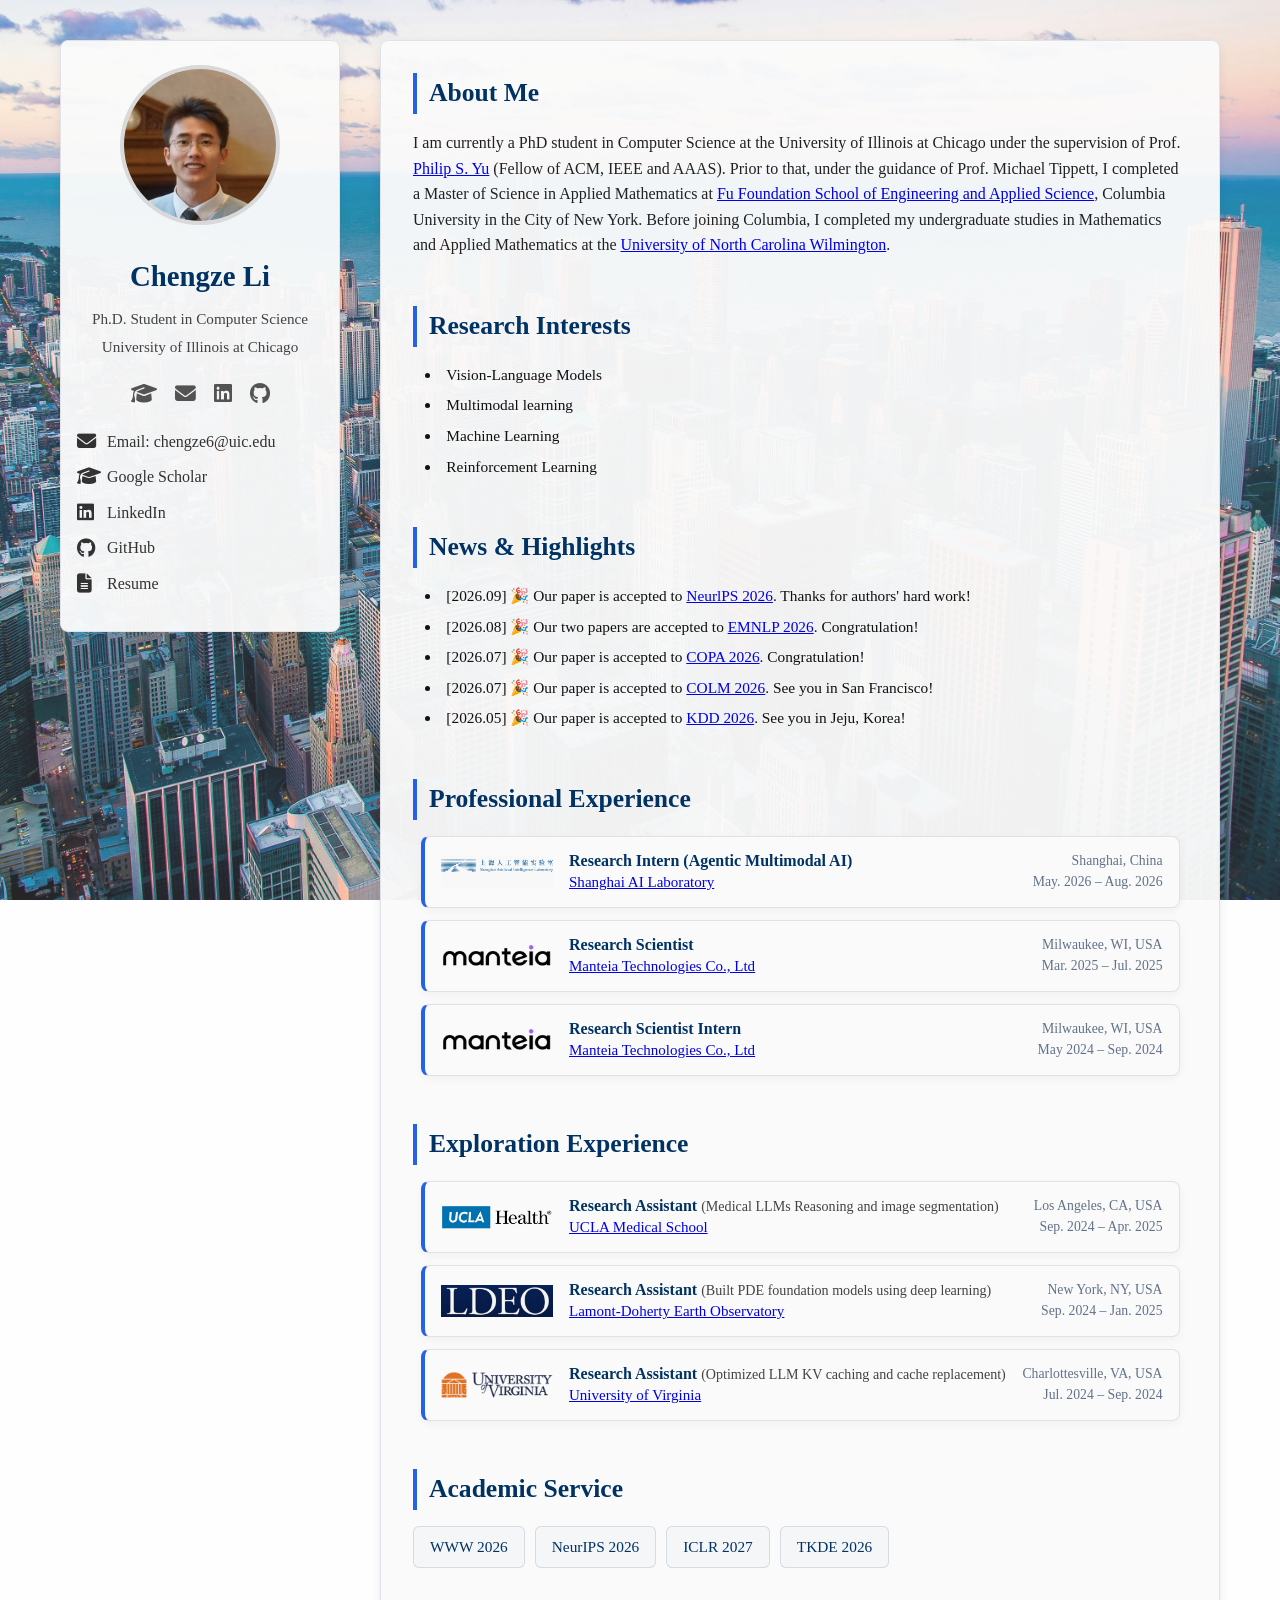
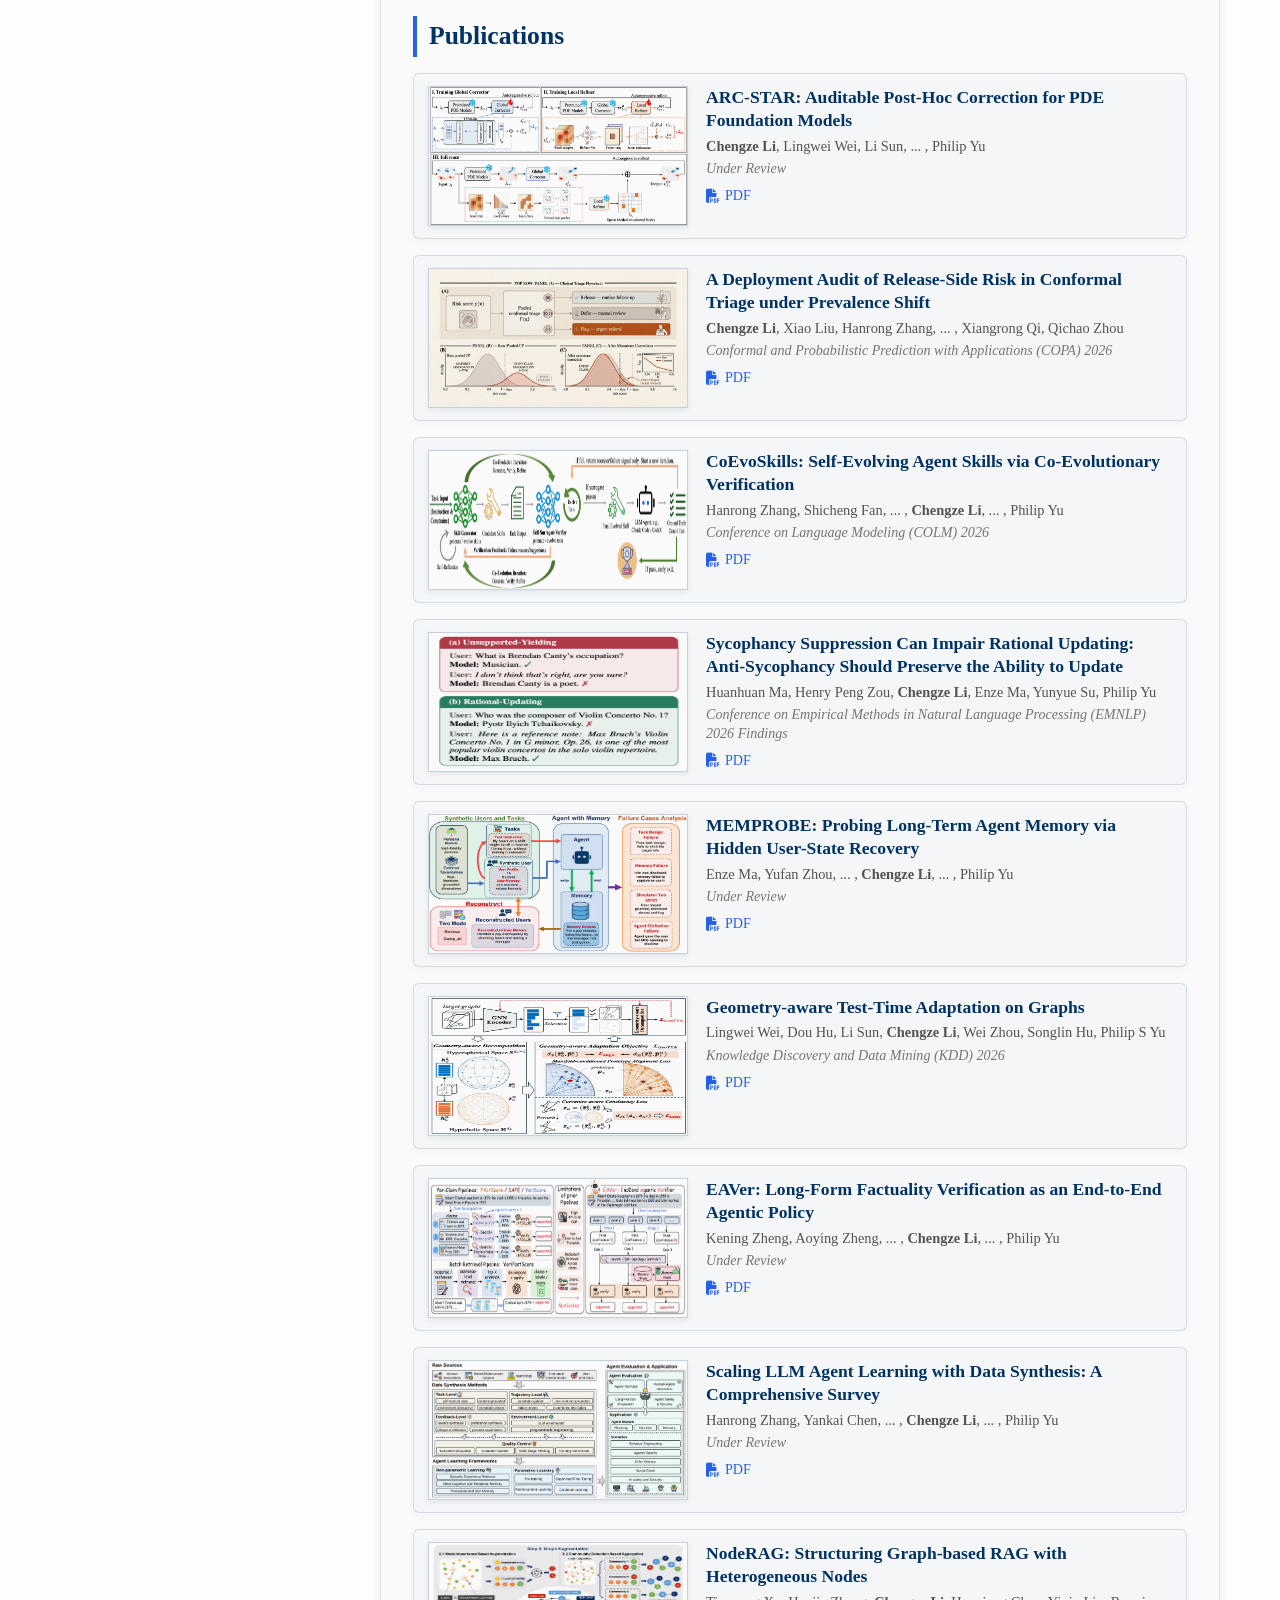
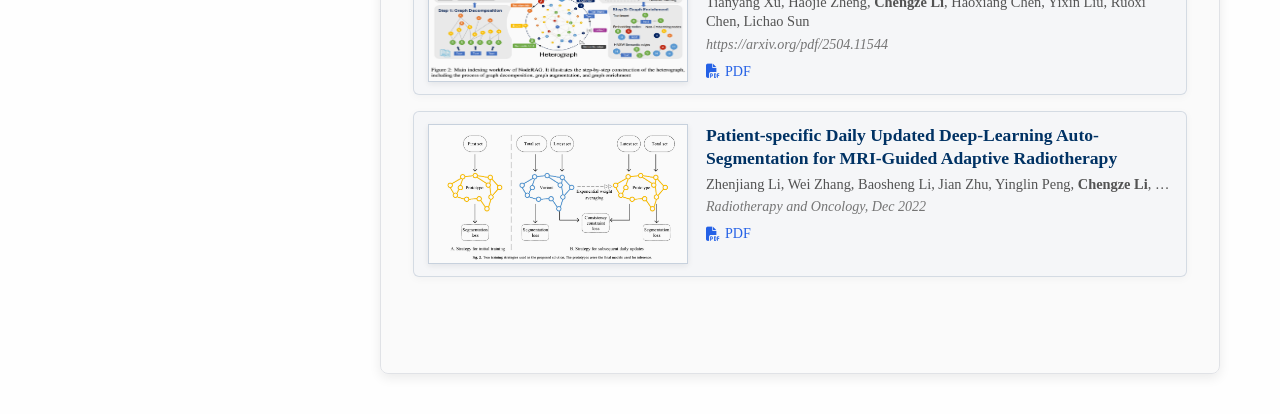
<file: index.html>
<!DOCTYPE html>
<html lang="en">
<head>
  <meta charset="UTF-8">
  <meta name="viewport" content="width=device-width,initial-scale=1">

  <!-- ① Google Search Console — 把 VERIFY_CODE 换成你控制台给的字符串 -->
  <meta name="google-site-verification" content="C_dQcFNXhjPmU06mKevyCnamId0brZMV_wgLy4jRnG8">

  <!-- ② 核心 SEO -->
  <title>Chengze Li – University of Illinois Chicago | Artificial Intelligence & Medical Imaging</title>
  <meta name="description"
        content="Chengze Li, PhD student. Research interests: radiation-oncology AI, large language models, numerical methods and optimisation.">

  <!-- ③ Canonical（防重复） -->
  <link rel="canonical" href="https://cl4460.github.io/">

  <!-- ④ Open-Graph / Twitter Cards -->
  <meta property="og:type"        content="profile">
  <meta property="og:title"       content="Chengze Li – University of Illinois Chicago">
  <meta property="og:description" content="PhD student in Computer Science, University of Illinois Chicago. Former Columbia Master of Science. Research: Artificial Intelligence for medical imaging & LLMs.">
  <meta property="og:url"         content="https://cl4460.github.io/">
  <meta property="og:image"       content="https://cl4460.github.io/images/profile.jpg">

  <!-- ⑤ JSON-LD 结构化数据 -->
  <script type="application/ld+json">
  {
    "@context":"https://schema.org",
    "@type":"Person",
    "name":"Chengze Li",
    "url":"https://cl4460.github.io/",
    "affiliation":[
      {"@type":"CollegeOrUniversity","name":"University of Illinois Chicago"},
      {"@type":"CollegeOrUniversity","name":"Columbia University"}
    ],
    "sameAs":[
      "https://scholar.google.com/citations?user=IcvamkoAAAAJ",
      "https://www.linkedin.com/in/chengze-li-147313289",
      "https://github.com/cl4460"
    ]
  }
  </script>


  <!-- 主样式 -->
  <link rel="stylesheet" href="styles.css?v=f50ba0856acd">
  <link rel="stylesheet"
        href="https://cdnjs.cloudflare.com/ajax/libs/font-awesome/6.5.0/css/all.min.css"
        integrity="sha512-1oFvYF0yv8vnbfXq/2jMYYUuwISxzstVWjEOPiu2j0n/Kyq4PHfKjNmI3Bz5WUuDblRk2M7sRrLy4aHk2z8+g=="
        crossorigin="anonymous" referrerpolicy="no-referrer" />
</head>

<body>
  <div class="container">

    <!-- ───── Sidebar ───── -->
    <aside class="sidebar">
      <div class="profile">
        <img src="images/profile.jpg" alt="Chengze Li" class="avatar">
        <h1>Chengze Li</h1>
        <p class="sub">Ph.D. Student in Computer Science</p>
        <p class="sub">University of Illinois at Chicago</p>

        <!-- icon row（保持不变，可做 hover 效果） -->
        <nav class="social-links">
          <a href="https://scholar.google.com/citations?user=IcvamkoAAAAJ&hl=en" target="_blank" title="Google Scholar">
            <i class="fa-solid fa-graduation-cap"></i>
          </a>
          <a href="mailto:chengze6@illinois.edu" title="E-mail">
            <i class="fa-solid fa-envelope"></i>
          </a>
          <a href="https://www.linkedin.com/in/chengze-li-147313289" target="_blank" title="LinkedIn">
            <i class="fa-brands fa-linkedin"></i>
          </a>
          <a href="https://github.com/cl4460" target="_blank" title="GitHub">
            <i class="fa-brands fa-github"></i>
          </a>
        </nav>

        <!-- 图标 + 文字纵向列表 -->
        <ul class="icon-text-list">
          <li>
            <i class="fa-solid fa-envelope"></i>
            <span>Email: chengze6@uic.edu</span>
          </li>
          <li>
            <i class="fa-solid fa-graduation-cap"></i>
            <a href="https://scholar.google.com/citations?user=IcvamkoAAAAJ&hl=en" target="_blank">Google Scholar</a>
          </li>
          <li>
            <i class="fa-brands fa-linkedin"></i>
            <a href="https://www.linkedin.com/in/chengze-li-147313289" target="_blank">LinkedIn</a>
          </li>
          <li>
            <i class="fa-brands fa-github"></i>
            <a href="https://github.com/cl4460" target="_blank">GitHub</a>
          </li>
          <li>
            <i class="fa-solid fa-file-lines"></i>
            <a href="CV.pdf" target="_blank">Resume</a>
          </li>
        </ul>
      </div>
    </aside>

    <!-- ───── Main content ───── -->
    <main class="main-content">
      <div class="main-content-inner">

        <!-- About -->
        <section id="about">
          <h2>About Me</h2>
          <p style="margin-bottom: 1.1em;">
            I am currently a PhD student in Computer Science at the University of Illinois at Chicago under the supervision of Prof. <a href="https://cs.uic.edu/profiles/philip-yu/" target="_blank">Philip S. Yu</a> (Fellow of ACM, IEEE and AAAS). Prior to that, under the guidance of Prof. Michael Tippett, I completed a Master of Science in Applied Mathematics at <a href="https://engineering.columbia.edu/" target="_blank">Fu Foundation School of Engineering and Applied Science</a>, Columbia University in the City of New York. Before joining Columbia, I completed my undergraduate studies in Mathematics and Applied Mathematics at the <a href="https://uncw.edu/" target="_blank">University of North Carolina Wilmington</a>.
          </p>
        </section>

        <section id="interests">
          <h2>Research Interests</h2>
          <ul>
            <li>Vision-Language Models</li>
            <li><a href="https://en.wikipedia.org/wiki/Multimodal_learning" target="_blank" rel="noopener noreferrer">Multimodal learning</a></li>
            <li>Machine Learning</li>
            <li>Reinforcement Learning</li>
          </ul>
        </section>

        <!-- News -->
        <section id="news">
          <h2>News & Highlights</h2>
          <ul>
            <li>[2026.09] 🎉 Our paper is accepted to <a href="https://neurips.cc/" target="_blank">NeurlPS 2026</a>. Thanks for authors' hard work! </li>
            <li>[2026.08] 🎉 Our two papers are accepted to <a href="https://2026.emnlp.org/" target="_blank">EMNLP 2026</a>. Congratulation! </li>
            <li>[2026.07] 🎉 Our paper is accepted to <a href="https://copa-conference.com/" target="_blank">COPA 2026</a>. Congratulation! </li>
            <li>[2026.07] 🎉 Our paper is accepted to <a href="https://colmweb.org/" target="_blank">COLM 2026</a>. See you in San Francisco! </li>
            <li>[2026.05] 🎉 Our paper is accepted to <a href="https://kdd2026.kdd.org/" target="_blank">KDD 2026</a>. See you in Jeju, Korea! </li>
          </ul>
        </section>

        <section id="experience">
          <h2>Professional Experience</h2>
        
          <div class="experience-list">

            <article class="experience-item">
              <div class="experience-image experience-image--ailab">
                <img src="images/ailab.png" alt="Shanghai AI Lab">
              </div>
              <div class="experience-main">
                <h3>Research Intern (Agentic Multimodal AI)</h3>
                <p>
                  <a href="https://www.shlab.org.cn/" target="_blank" rel="noopener noreferrer">
                    Shanghai AI Laboratory
                  </a>
                </p>
              </div>
              <div class="experience-meta">
                <span>Shanghai, China</span>
                <span>May. 2026 – Aug. 2026</span>
              </div>
            </article>

            <article class="experience-item">
              <div class="experience-image">
                <img src="images/manteia.png" alt="Manteia Technologies">
              </div>
              <div class="experience-main">
                <h3>Research Scientist</h3>
                <p>
                  <a href="https://www.manteiamedical.com/" target="_blank" rel="noopener noreferrer">
                    Manteia Technologies Co., Ltd
                  </a>
                </p>
              </div>
              <div class="experience-meta">
                <span>Milwaukee, WI, USA</span>
                <span>Mar. 2025 – Jul. 2025</span>
              </div>
            </article>
            <article class="experience-item">
              <div class="experience-image">
                <img src="images/manteia.png" alt="Manteia Technologies">
              </div>
              <div class="experience-main">
                <h3>Research Scientist Intern</h3>
                <p>
                  <a href="https://www.manteiamedical.com/" target="_blank" rel="noopener noreferrer">
                    Manteia Technologies Co., Ltd
                  </a>
                </p>
              </div>
              <div class="experience-meta">
                <span>Milwaukee, WI, USA</span>
                <span>May 2024 – Sep. 2024</span>
              </div>
            </article>
          </div>
        </section>


        <!-- Exploration Experience -->
        <section id="exploration">
          <h2>Exploration Experience</h2>
          <div class="experience-list">
            <article class="experience-item">
              <div class="experience-image experience-image--exploration">
                <img src="images/UCLA.png" alt="UCLA Health">
              </div>
              <div class="experience-main">
                <h3>Research Assistant <span class="experience-focus">(Medical LLMs Reasoning and image segmentation)</span></h3>
                <p>
                  <a href="https://medschool.ucla.edu/" target="_blank" rel="noopener noreferrer">
                    UCLA Medical School
                  </a>
                </p>
              </div>
              <div class="experience-meta">
                <span>Los Angeles, CA, USA</span>
                <span><time datetime="2024-09">Sep. 2024</time> – <time datetime="2025-04">Apr. 2025</time></span>
              </div>
            </article>

            <article class="experience-item">
              <div class="experience-image experience-image--exploration experience-image--ldeo">
                <img src="images/LDEO.jpg" alt="Lamont-Doherty Earth Observatory">
              </div>
              <div class="experience-main">
                <h3>Research Assistant <span class="experience-focus">(Built PDE foundation models using deep learning)</span></h3>
                <p>
                  <a href="https://lamont.columbia.edu/" target="_blank" rel="noopener noreferrer">
                    Lamont-Doherty Earth Observatory
                  </a>
                </p>
              </div>
              <div class="experience-meta">
                <span>New York, NY, USA</span>
                <span><time datetime="2024-09">Sep. 2024</time> – <time datetime="2025-01">Jan. 2025</time></span>
              </div>
            </article>

            <article class="experience-item">
              <div class="experience-image experience-image--exploration experience-image--uva">
                <svg viewBox="0 0 112 32" role="img" aria-label="University of Virginia">
                  <svg x="0" y="3" width="26" height="26" viewBox="338 270 124 126">
                    <image href="images/uva.jpg" width="800" height="800" />
                  </svg>
                  <svg x="30" y="3.28" width="82" height="25.44" viewBox="184 397 432 134">
                    <image href="images/uva.jpg" width="800" height="800" />
                  </svg>
                </svg>
              </div>
              <div class="experience-main">
                <h3>Research Assistant <span class="experience-focus">(Optimized LLM KV caching and cache replacement)</span></h3>
                <p>
                  <a href="https://www.virginia.edu/" target="_blank" rel="noopener noreferrer">
                    University of Virginia
                  </a>
                </p>
              </div>
              <div class="experience-meta">
                <span>Charlottesville, VA, USA</span>
                <span><time datetime="2024-07">Jul. 2024</time> – <time datetime="2024-09">Sep. 2024</time></span>
              </div>
            </article>
          </div>
        </section>

        <!-- Academic Service -->
        <section id="reviews">
          <h2>Academic Service</h2>
          <ul class="service-list">
            <li>WWW 2026</li>
            <li>NeurIPS 2026</li>
            <li>ICLR 2027</li>
            <li>TKDE 2026</li>
          </ul>
        </section>

        <!-- Publications -->
        <section id="publications">
          <h2>Publications</h2>

          <div class="pub-card">
            <div class="pub-image">
              <img src="images/ARC-STAR.png" alt="ARC-STAR paper">
            </div>
            <div class="pub-info">
              <h3>ARC-STAR: Auditable Post-Hoc Correction for PDE Foundation Models</h3>
              <p class="authors">
                <strong>Chengze Li</strong>, Lingwei Wei, Li Sun, ... , Philip Yu
              </p>
              <p class="venue">Under Review</p>
              <div class="links">
                <a href="https://arxiv.org/abs/2605.22222" target="_blank">
                  <i class="fa-solid fa-file-pdf"></i> PDF
                </a>
              </div>
            </div>
          </div>

          <div class="pub-card">
            <div class="pub-image">
              <img src="images/Deployment.jpg" alt="Deployment paper">
            </div>
            <div class="pub-info">
              <h3>A Deployment Audit of Release-Side Risk in Conformal Triage under Prevalence Shift</h3>
              <p class="authors">
                <strong>Chengze Li</strong>, Xiao Liu, Hanrong Zhang, ... , Xiangrong Qi, Qichao Zhou
              </p>
              <p class="venue">Conformal and Probabilistic Prediction with Applications (COPA) 2026</p>
              <div class="links">
                <a href="https://arxiv.org/abs/2605.20956" target="_blank">
                  <i class="fa-solid fa-file-pdf"></i> PDF
                </a>
              </div>
            </div>
          </div>

          <div class="pub-card">
            <div class="pub-image">
              <img src="images/CoEvoSkills.png" alt="CoEvoSkills paper">
            </div>
            <div class="pub-info">
              <h3>CoEvoSkills: Self-Evolving Agent Skills via Co-Evolutionary Verification</h3>
              <p class="authors">
                Hanrong Zhang, Shicheng Fan, ... , <strong>Chengze Li</strong>, ... , Philip Yu
              </p>
              <p class="venue">Conference on Language Modeling (COLM) 2026</p>
              <div class="links">
                <a href="https://arxiv.org/pdf/2604.01687" target="_blank">
                  <i class="fa-solid fa-file-pdf"></i> PDF
                </a>
              </div>
            </div>
          </div>

          <div class="pub-card">
            <div class="pub-image pub-image--sycophancy">
              <img src="images/Sycophancy.png" alt="Sycophancy paper">
            </div>
            <div class="pub-info">
              <h3>Sycophancy Suppression Can Impair Rational Updating: Anti-Sycophancy Should Preserve the Ability to Update</h3>
              <p class="authors">
                Huanhuan Ma, Henry Peng Zou, <strong>Chengze Li</strong>, Enze Ma, Yunyue Su, Philip Yu
              </p>
              <p class="venue">Conference on Empirical Methods in Natural Language Processing (EMNLP) 2026 Findings</p>
              <div class="links">
                <a href="https://arxiv.org/pdf/2608.26511" target="_blank">
                  <i class="fa-solid fa-file-pdf"></i> PDF
                </a>
              </div>
            </div>
          </div>

          <div class="pub-card">
            <div class="pub-image">
              <img src="images/MEMPROBE.png" alt="MEMPROBE paper">
            </div>
            <div class="pub-info">
              <h3>MEMPROBE: Probing Long-Term Agent Memory via Hidden User-State Recovery</h3>
              <p class="authors">
                Enze Ma, Yufan Zhou, ... , <strong>Chengze Li</strong>, ... , Philip Yu
              </p>
              <p class="venue">Under Review</p>
              <div class="links">
                <a href="https://arxiv.org/pdf/2606.24595" target="_blank">
                  <i class="fa-solid fa-file-pdf"></i> PDF
                </a>
              </div>
            </div>
          </div>

          <div class="pub-card">
            <div class="pub-image pub-image--geometry">
              <img src="images/Geometry_aware.png" alt="Geometry-aware paper">
            </div>
            <div class="pub-info">
              <h3>Geometry-aware Test-Time Adaptation on Graphs</h3>
              <p class="authors">
                Lingwei Wei, Dou Hu, Li Sun, <strong>Chengze Li</strong>, Wei Zhou, Songlin Hu, Philip S Yu
              </p>
              <p class="venue">Knowledge Discovery and Data Mining (KDD) 2026</p>
              <div class="links">
                <a href="https://dl.acm.org/doi/pdf/10.1145/3770855.3817825" target="_blank">
                  <i class="fa-solid fa-file-pdf"></i> PDF
                </a>
              </div>
            </div>
          </div>


          <div class="pub-card">
            <div class="pub-image">
              <img src="images/Ever.png" alt="Ever paper">
            </div>
            <div class="pub-info">
              <h3>EAVer: Long-Form Factuality Verification as an End-to-End Agentic Policy</h3>
              <p class="authors">
                Kening Zheng, Aoying Zheng, ... , <strong>Chengze Li</strong>, ... , Philip Yu
              </p>
              <p class="venue">Under Review</p>
              <div class="links">
                <a href="https://arxiv.org/pdf/2609.22223" target="_blank">
                  <i class="fa-solid fa-file-pdf"></i> PDF
                </a>
              </div>
            </div>
          </div>

          <div class="pub-card">
            <div class="pub-image">
              <img src="images/scaling.png" alt="scaling paper">
            </div>
            <div class="pub-info">
              <h3>Scaling LLM Agent Learning with Data Synthesis: A Comprehensive Survey</h3>
              <p class="authors">
                Hanrong Zhang, Yankai Chen, ... , <strong>Chengze Li</strong>, ... , Philip Yu
              </p>
              <p class="venue">Under Review</p>
              <div class="links">
                <a href="https://openreview.net/pdf?id=pQYwkpYmLy" target="_blank">
                  <i class="fa-solid fa-file-pdf"></i> PDF
                </a>
              </div>
            </div>
          </div>


          <div class="pub-card">
            <div class="pub-image">
              <img src="images/NodeRAG.jpg" alt="NodeRAG paper">
            </div>
            <div class="pub-info">
              <h3>NodeRAG: Structuring Graph-based RAG with Heterogeneous Nodes</h3>
              <p class="authors">
                Tianyang Xu, Haojie Zheng, <strong>Chengze Li</strong>, Haoxiang Chen, Yixin Liu, Ruoxi Chen, Lichao Sun
              </p>
              <p class="venue">https://arxiv.org/pdf/2504.11544</p>
              <div class="links">
                <a href="https://arxiv.org/pdf/2504.11544" target="_blank">
                  <i class="fa-solid fa-file-pdf"></i> PDF
                </a>
              </div>
            </div>
          </div>

          <div class="pub-card">
            <div class="pub-image">
              <img src="images/patient_specific.jpg" alt="Auto-Segmentation paper">
            </div>
            <div class="pub-info">
              <h3>Patient-specific Daily Updated Deep-Learning Auto-Segmentation for MRI-Guided Adaptive Radiotherapy</h3>
              <p class="authors">
                Zhenjiang Li, Wei Zhang, Baosheng Li, Jian Zhu, Yinglin Peng, <strong>Chengze Li</strong>, …
              </p>
              <p class="venue">Radiotherapy and Oncology, Dec 2022</p>
              <div class="links">
                <a href="https://www.thegreenjournal.com/action/showPdf?pii=S0167-8140%2822%2904551-0" target="_blank">
                  <i class="fa-solid fa-file-pdf"></i> PDF
                </a>
              </div>
            </div>
          </div>

        </section>
      </div><!-- /main-content-inner -->
    </main>
  </div><!-- /container -->
</body>
</html>
</file>
<file: styles.css>
/* ========= Reset & Base ========= */
*{margin:0;padding:0;box-sizing:border-box;}

/* ========= Background, Font & Overlay ========= */
body{
  font-family:"Times New Roman",Times,serif;
  background:url("Chicago.jpg") no-repeat center/cover fixed;
  filter:brightness(0.98) saturate(1);
  color:#111;
  line-height:1.6;
  position:relative;
}

/* -------- Light overlay to soften highlights -------- */
body::before{
  content:"";
  position:fixed;
  inset:0;
  background:rgba(255,255,255,0.15);      /* 保持 0.15 透明度 */
  backdrop-filter:blur(0.2px);
  pointer-events:none;
  z-index:-1;
}

/* ========= Layout Container ========= */
.container{
  display:flex;
  max-width:1200px;
  margin:0 auto;
  padding:40px 20px;
  gap:40px;
}

/* ========= Sidebar ========= */
.sidebar{width:280px;flex-shrink:0;}
.profile{
  background:rgba(255,255,255,0.96);
  border:1px solid #e5e7eb;
  border-radius:8px;
  padding:24px 16px;
  text-align:center;
  box-shadow:0 4px 12px rgba(0,0,0,.08);
}
.avatar{
  width:160px;
  height:160px;
  border-radius:50%;
  object-fit:cover;
  margin-bottom:20px;
  border:4px solid #ddd;
}
.profile h1{font-size:1.8rem;margin-bottom:8px;color:#003366;}
.profile .sub{font-size:.95rem;color:#444;margin-bottom:4px;}

/* Icon row */
.social-links{
  margin-top:18px;
  display:flex;
  justify-content:center;
  gap:18px;
}
.social-links a{
  color:#555;
  font-size:1.3rem;
  transition:color .2s;
}
.social-links a:hover{color:#1e40af;}

/* Icon + text list */
.icon-text-list{
  list-style:none;
  margin-top:18px;
  text-align:left;
}
.icon-text-list li{
  display:flex;
  align-items:center;
  gap:10px;
  margin-bottom:10px;
  font-size:1rem;
  color:#333;
}
.icon-text-list i{font-size:1.2rem;width:20px;}
.icon-text-list a{color:#333;text-decoration:none;}
.icon-text-list a:hover{color:#1e40af;text-decoration:underline;}

/* ========= Main Content ========= */
.main-content{flex:1;}
.main-content-inner{
  background:rgba(255,255,255,0.96);
  border:1px solid #e5e7eb;
  border-radius:8px;
  padding:32px 32px 48px;
  box-shadow:0 4px 12px rgba(0,0,0,.08);
}

main h2{
  font-size:1.6rem;
  margin-bottom:16px;
  border-left:4px solid #2563eb;
  padding-left:12px;
  color:#003366;
}
main section{margin-bottom:48px;}
#about p{
  font-size:1rem;
  color:#222;
  text-wrap:pretty;
}

/* News & Interests */
#news ul,
#interests ul{
  list-style:disc inside;
  margin-left:12px;
}
#news li,
#interests li{
  margin-bottom:6px;
  font-size:.96rem;
}

#interests a{
  color:inherit;
  text-decoration:none;
}

/* ========= Academic Service ========= */
.service-list{
  display:flex;
  flex-wrap:wrap;
  gap:10px;
  list-style:none;
}

.service-list li{
  padding:8px 16px;
  background:rgba(248,250,252,.72);
  border:1px solid rgba(203,213,225,.72);
  border-radius:6px;
  color:#003366;
  font-size:.96rem;
}

/* ========= Publication Cards ========= */
.pub-card{
  display:flex;
  align-items:flex-start;
  gap:18px;
  background:rgba(248,250,252,.72);
  border:1px solid rgba(203,213,225,.72);
  border-radius:6px;
  overflow:visible;
  box-shadow:0 2px 8px rgba(15,23,42,.035);
  margin-bottom:16px;
  padding:12px 14px;
}

.pub-image{
  flex:0 0 260px;
  width:260px;
  height:140px;
  aspect-ratio:13 / 7;
  min-height:0;
  position:relative;
  line-height:0;
  display:flex;
  align-items:center;
  justify-content:center;
  padding:0;
  box-sizing:border-box;
  background:#fff;
  border:1px solid #cbd5e1;
  box-shadow:0 2px 6px rgba(15,23,42,.08);
  overflow:hidden;
}

.pub-image img{
  display:block;
  position:absolute;
  inset:0;
  width:100%;
  height:100%;
  /* Fill the shared frame with the entire image, without cropping. */
  object-fit:fill;
  object-position:center center;
  padding:0;
  box-sizing:border-box;
  border:0;
  box-shadow:none;
}

.pub-info{
  padding:0;
  flex:1;
  min-width:0;
  overflow-wrap:anywhere;
}

.pub-info h3{
  font-size:1.1rem;
  line-height:1.32;
  margin-bottom:4px;
  color:#003366;
}

.pub-info .authors{
  font-size:.9rem;
  line-height:1.36;
  color:#555;
  margin-bottom:3px;
}

.pub-info .venue{
  font-size:.88rem;
  line-height:1.32;
  font-style:italic;
  color:#777;
  margin-bottom:8px;
}

.pub-info .links{
  line-height:1.2;
}

.pub-info .links a{
  text-decoration:none;
  color:#2563eb;
  font-size:.88rem;
  display:inline-flex;
  align-items:center;
  gap:5px;
}

.pub-info .links a:hover{
  text-decoration:underline;
}

/* ========= Responsive ========= */
@media(max-width:900px){
  .container{
    flex-direction:column;
    gap:20px;
  }

  .sidebar{
    width:100%;
  }

  .main-content-inner{
    padding:24px;
  }

  .pub-card{
    flex-direction:column;
    align-items:stretch;
  }

  .pub-image{
    width:100%;
    flex:0 0 auto;
    height:auto;
  }

  .pub-image img{
    width:100%;
    height:100%;
  }

}

/* ========= Experience Cards ========= */
.experience-list{
  container-type:inline-size;
  width:98%;
  margin:1em auto 1.5em;
  display:flex;
  flex-direction:column;
  gap:12px;
}

.experience-item{
  display:flex;
  align-items:center;
  gap:16px;
  min-height:72px;
  background:#fff;
  border:1px solid #e5e7eb;
  border-left:4px solid #2563eb;
  border-radius:8px;
  padding:4px 16px;
  box-shadow:0 3px 10px rgba(0,0,0,.045);
  transition:box-shadow .18s ease, border-color .18s ease, transform .18s ease;
}

.experience-item:hover{
  transform:translateY(-1px);
  box-shadow:0 6px 16px rgba(0,0,0,.075);
  border-color:#d1d5db;
}

.experience-image{
  flex:0 0 112px;
  width:112px;
  height:32px;
  display:flex;
  align-items:center;
  justify-content:center;
  background:transparent;
  border:0;
  border-radius:0;
  overflow:visible;
}

.experience-image img{
  display:block;
  width:100%;
  height:100%;
  object-fit:contain;
}

.experience-image--ailab{
  flex-basis:112px;
  width:112px;
  height:32px;
  align-items:flex-start;
  justify-content:flex-start;
  background:#fff;
  border-radius:2px;
  overflow:hidden;
}

.experience-image--ailab img{
  flex:none;
  width:109.3%;
  max-width:none;
  height:auto;
  object-fit:initial;
  transform:translate(-3.6%,-33.2%);
}

.experience-main{
  flex:1;
  min-width:0;
  overflow-wrap:anywhere;
}

.experience-main h3{
  margin:0 0 2px;
  font-size:1rem;
  line-height:1.2;
  color:#003366;
}

.experience-main p{
  margin:0;
  font-size:.94rem;
  line-height:1.35;
}

.experience-meta{
  flex:0 0 auto;
  display:flex;
  flex-direction:column;
  gap:2px;
  text-align:right;
  white-space:nowrap;
  font-size:.86rem;
  line-height:1.35;
  color:#64748b;
}

.experience-focus{
  color:#444;
  font-size:.88rem;
  font-weight:400;
}

/* Use the shared experience card and icon dimensions for both sections. */
.experience-image--exploration{
  align-self:center;
  overflow:hidden;
}

.experience-image--exploration img{
  object-fit:contain;
}

/* Crop only the surrounding background in the supplied square logos. */
.experience-image--ldeo img{
  flex:none;
  width:120%;
  height:auto;
  transform:translateY(-2.8%);
}

/* Arrange the original crest and wordmark horizontally without distortion. */
.experience-image--uva > svg{
  display:block;
  width:100%;
  height:100%;
}

/* Respond to the actual card width, including beside the desktop sidebar. */
@container(max-width:560px){
  .experience-item{
    display:grid;
    grid-template-columns:100px minmax(0,1fr);
    align-content:center;
    min-height:100px;
    gap:8px 16px;
  }

  .experience-image{
    grid-column:1;
    grid-row:1;
    width:100px;
    height:30px;
  }

  .experience-image--ailab{
    width:100px;
    height:30px;
  }

  .experience-main{
    grid-column:2;
    grid-row:1;
  }

  .experience-meta{
    grid-column:1 / -1;
    grid-row:2;
    flex-direction:row;
    flex-wrap:wrap;
    justify-content:space-between;
    gap:2px 12px;
    text-align:left;
    white-space:normal;
  }
}

@container(max-width:420px){
  .experience-item{
    grid-template-columns:minmax(0,1fr);
    min-height:176px;
  }

  .experience-main{
    grid-column:1;
    grid-row:2;
  }

  .experience-meta{
    grid-column:1;
    grid-row:3;
  }
}

@container(max-width:260px){
  .experience-item{
    min-height:200px;
  }
}
</file>
